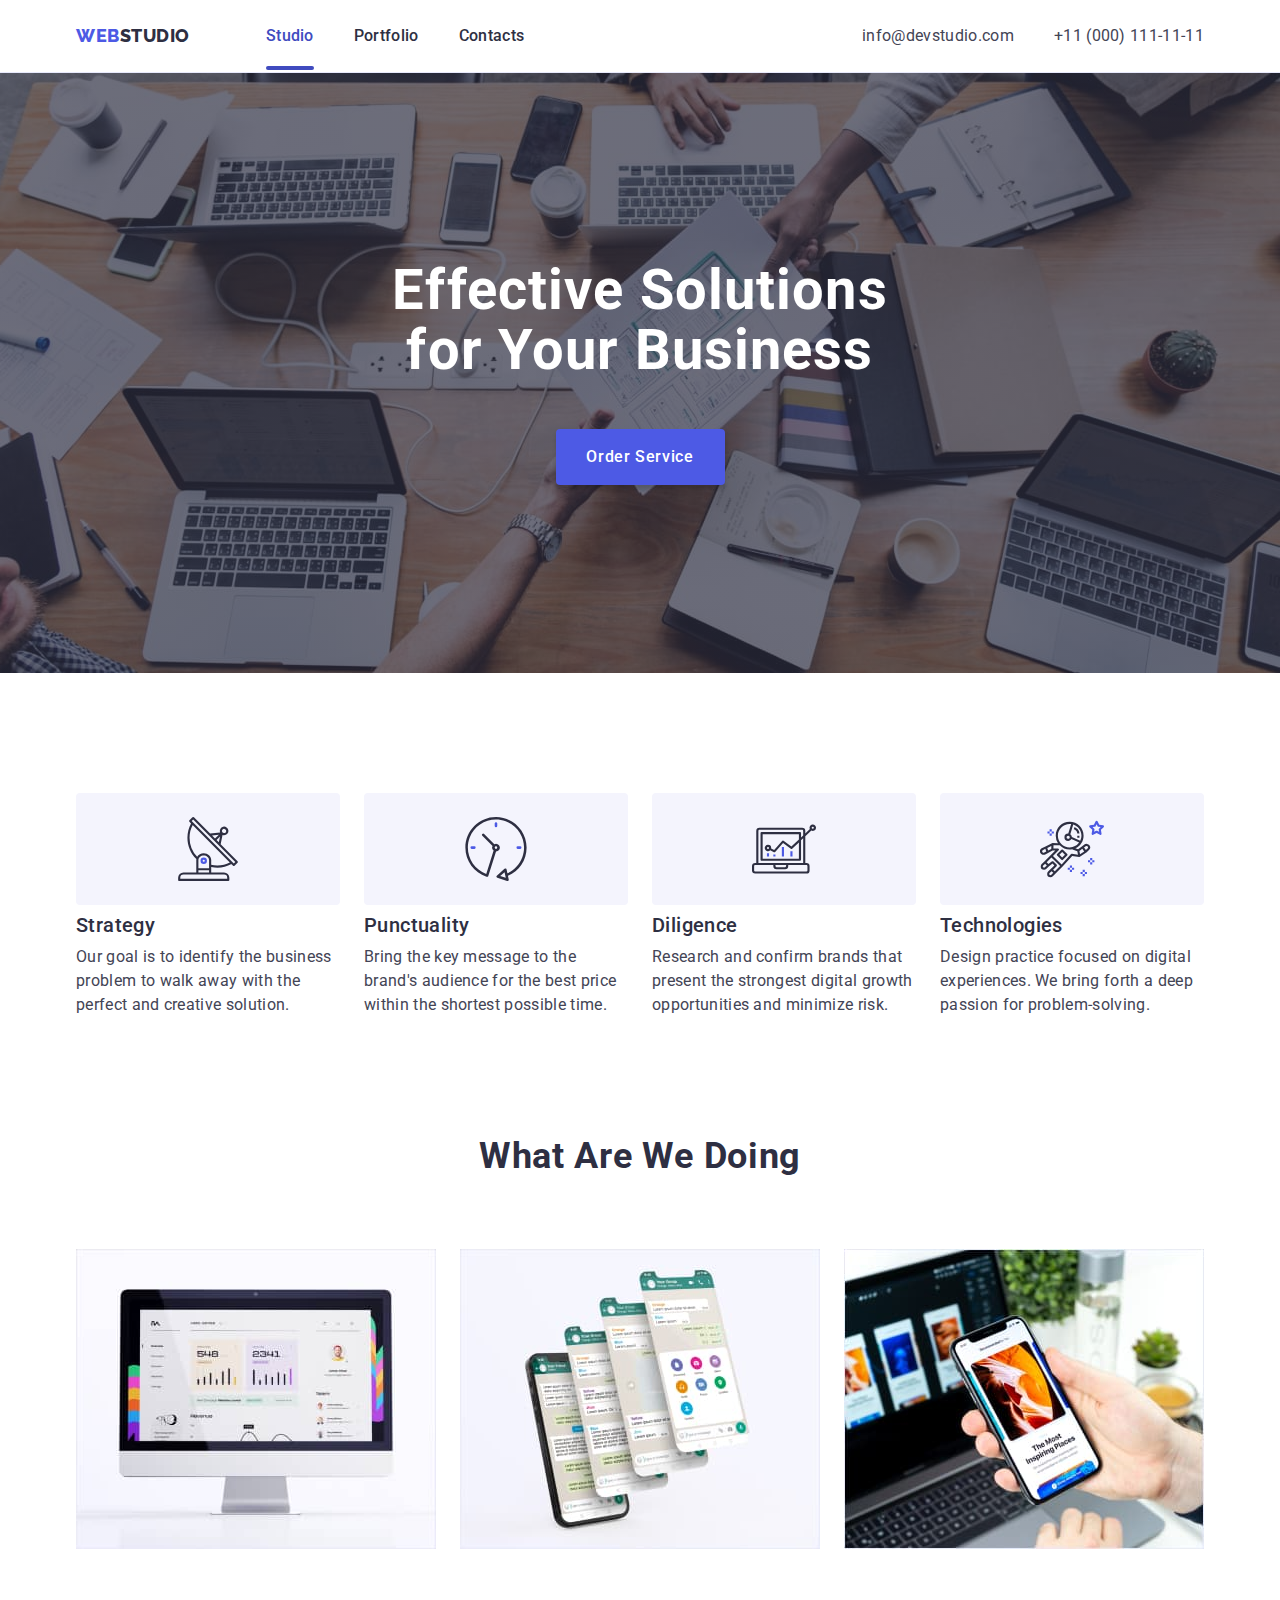
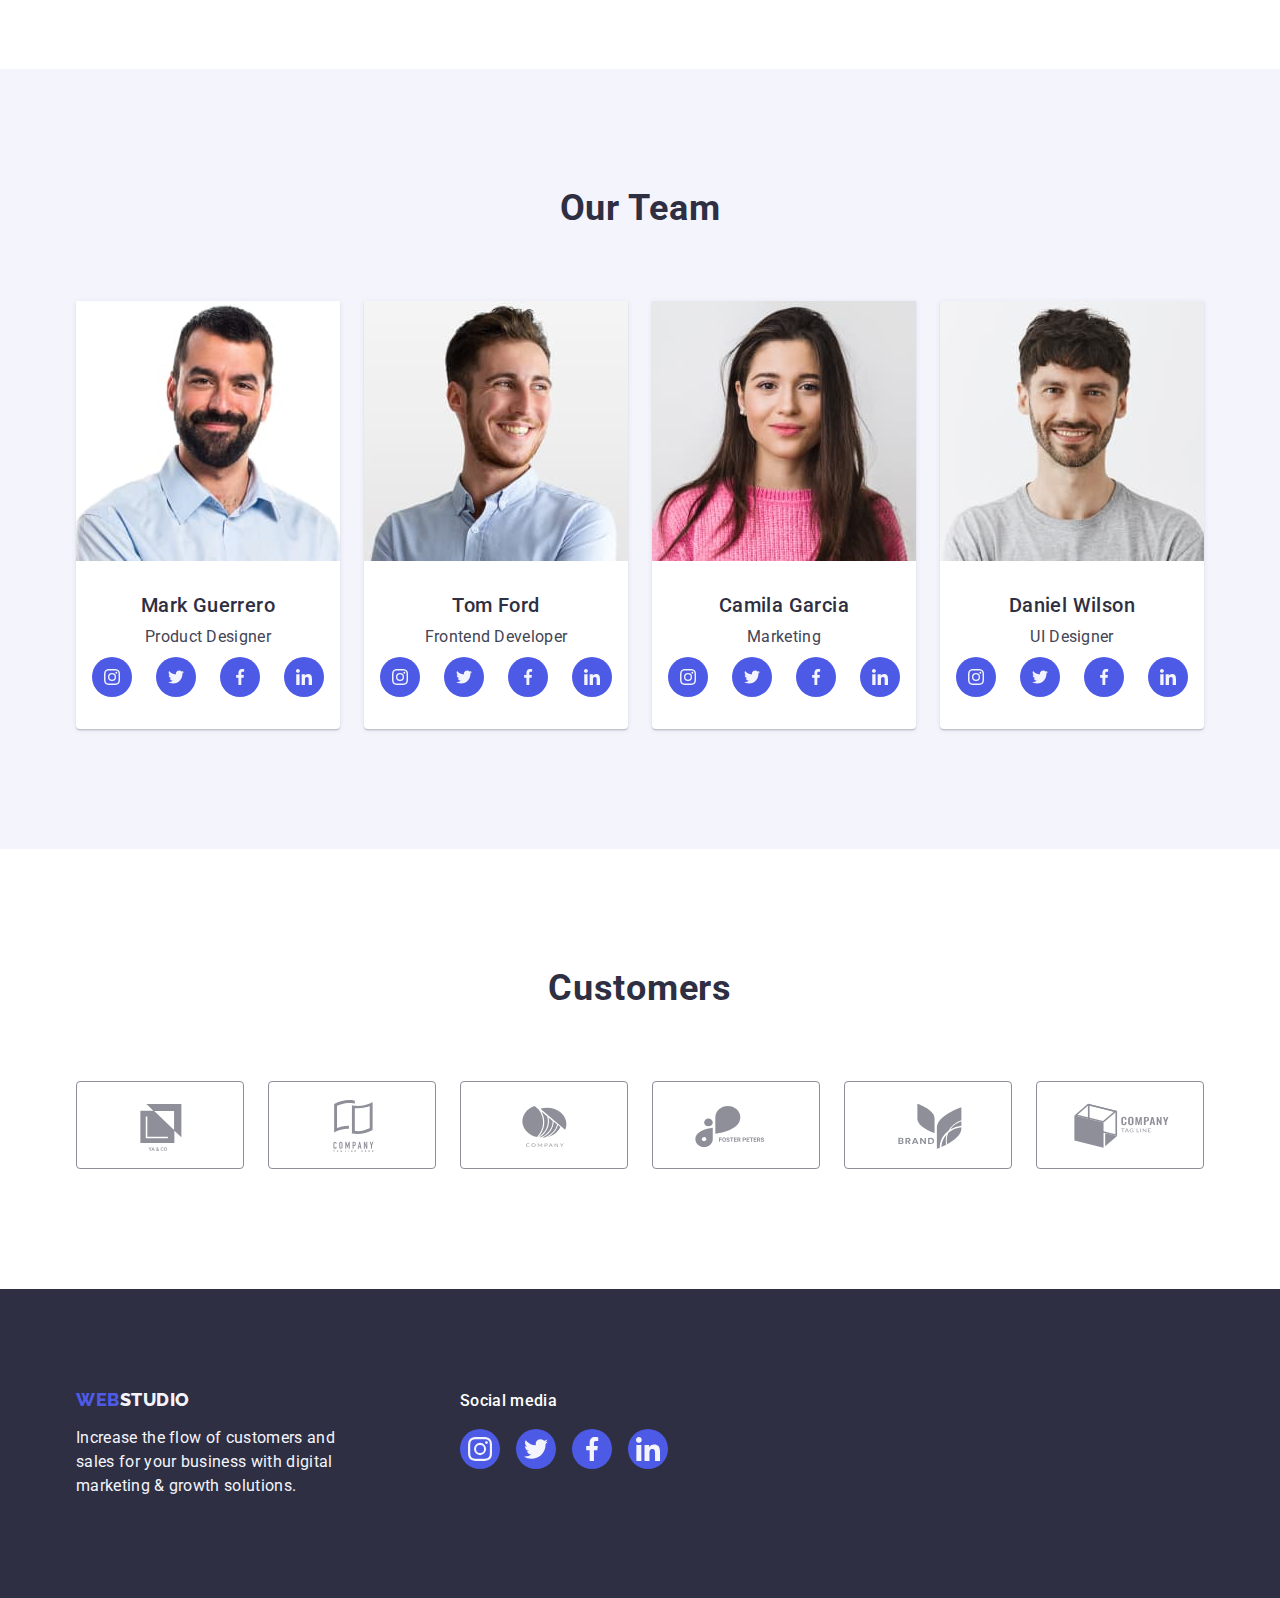
<file: index.html>
<!DOCTYPE html>
<html lang="en">

<head>
    <meta charset="UTF-8">
    <meta http-equiv="X-UA-Compatible" content="IE=edge">
    <meta name="viewport" content="width=device-width, initial-scale=1.0">
    <title>Document</title>
    <!-- google-fonts  -->
    <link rel="preconnect" href="https://fonts.googleapis.com">
    <link rel="preconnect" href="https://fonts.gstatic.com" crossorigin>
    <link href="https://fonts.googleapis.com/css2?family=Raleway:wght@800&family=Roboto:wght@400;500;700&display=swap"
        rel="stylesheet">
    <!-- normalize -->
    <link rel="stylesheet"
        href="https://cdnjs.cloudflare.com/ajax/libs/modern-normalize/1.1.0/modern-normalize.min.css">
    <link rel="stylesheet" href="css/styles.css">
</head>

<body>
    <header class="page-header">
        <div class="header-main container">
            <nav class="page-navigation">

                <!--  logo  -->
                <a class="logo link" href="./index.html">Web<span class="logo-studio logo-header">Studio</span></a>

                <!-- navigation -->
                <ul class="menu list">
                    <li class="menu-item">
                        <a class="menu-link current link" href="./index.html">Studio</a>
                    </li>
                    <li class="menu-item">
                        <a class="menu-link link" href="./portfolio.html">Portfolio</a>
                    </li>
                    <li class="menu-item">
                        <a class="menu-link link" href="">Contacts</a>
                    </li>
                </ul>
            </nav>

            <!-- contacts -->

            <address class="address">
                <ul class="address-box list">
                    <li class="address-item"><a class="address-link link"
                            href="mailto:info@devstudio.com">info@devstudio.com</a></li>
                    <li class="address-item"><a class="address-link link" href="tel:+110001111111">+11 (000)
                            111-11-11</a></li>
                </ul>
            </address>
        </div>
    </header>
    <main>
        <!-- hero section -->

        <section class="section-hero hero-image">
            <div class="container">
                <h1 class="hero-title">Effective Solutions
                    for Your Business</h1>
                <button data-modal-open class="modal-btn" type="button"><span class="button-text">Order
                        Service</span></button>
            </div>
        </section>

        <!-- possibilities -->
        <section class="section-possibilities">
            <div class="container">
                <h2 class="visually-hidden">possibilities</h2>
                <ul class="possibilities-list list">
                    <li class="possibilities-item">
                        <div class="possibilities-icons-holder">
                            <svg width="64" height="64" class="possibilities-icon">
                                <use href="./images/icons.svg#icon-antenna"></use>
                            </svg>
                        </div>
                        <h3 class="section-subtitle">Strategy</h3>
                        <p class="services-desc">
                            Our goal is to identify the business
                            problem to walk away with the perfect and creative solution.
                        </p>
                    </li>
                    <li class="possibilities-item">
                        <div class="possibilities-icons-holder">
                            <svg width="64" height="64" class="possibilities-icon">
                                <use href="./images/icons.svg#icon-clock"></use>
                            </svg>
                        </div>
                        <h3 class="section-subtitle">Punctuality</h3>
                        <p class="services-desc">
                            Bring the key message to the brand's audience for the best price within the shortest
                            possible
                            time.
                        </p>
                    </li>
                    <li class="possibilities-item">
                        <div class="possibilities-icons-holder">
                            <svg width="64" height="64" class="possibilities-icon">
                                <use href="./images/icons.svg#icon-diagram"></use>
                            </svg>
                        </div>
                        <h3 class="section-subtitle">Diligence</h3>
                        <p class="services-desc">
                            Research and confirm brands that present the strongest digital growth opportunities and
                            minimize
                            risk.
                        </p>
                    </li>
                    <li class="possibilities-item">
                        <div class="possibilities-icons-holder">
                            <svg width="64" height="64" class="possibilities-icon">
                                <use href="./images/icons.svg#icon-astronaut"></use>
                            </svg>
                        </div>
                        <h3 class="section-subtitle">Technologies</h3>
                        <p class="services-desc">
                            Design practice focused on digital experiences. We bring forth a deep passion for
                            problem-solving.
                        </p>
                    </li>
                </ul>
            </div>
        </section>

        <!-- What are we doing -->
        <section class="section-what-are-we-doing">
            <div class="container">
                <h2 class="section-title">What are we doing</h2>
                <ul class="what-are-we-doing-list list">
                    <li class="what-are-we-doing-item">
                        <img class="img" src="./images/img1what-are-we-doing.jpg" alt="What are we doing" width="360">
                    </li>
                    <li class="what-are-we-doing-item">
                        <img class="img" src="./images/img2what-are-we-doing.jpg" alt="What are we doing" width="360">
                    </li>
                    <li class="what-are-we-doing-item">
                        <img class="img" src="./images/img3what-are-we-doing.jpg" alt="What are we doing" width="360">
                    </li>
                </ul>
            </div>
        </section>

        <!-- our team -->
        <section class="section-our-team">
            <div class="container">
                <h2 class="section-title">Our Team</h2>
                <ul class="our-team-list list">
                    <li class="our-team-item">
                        <img class="img" src="./images/img1mark.jpg" alt="mark" width="264">
                        <div class="our-team-item-text">
                            <h3 class="section-subtitle">
                                Mark Guerrero

                            </h3>
                            <p class="professions-list">Product Designer</p>
                            <ul class="our-team-icons-list list">
                                <li class="our-team-icons-item">
                                    <a class="our-team-icons-link" href="">
                                        <svg width="16" height="16" class="our-team-icons">
                                            <use href="./images/icons.svg#icon-instagram"></use>
                                        </svg>
                                    </a>
                                </li>
                                <li class="our-team-icons-item">
                                    <a class="our-team-icons-link" href="">
                                        <svg width="16" height="16" class="our-team-icons">
                                            <use href="./images/icons.svg#icon-twitter"></use>
                                        </svg>
                                    </a>
                                </li>
                                <li class="our-team-icons-item">
                                    <a class="our-team-icons-link" href="">
                                        <svg width="16" height="16" class="our-team-icons">
                                            <use href="./images/icons.svg#icon-facebook"></use>
                                        </svg>
                                    </a>
                                </li>
                                <li class="our-team-icons-item">
                                    <a class="our-team-icons-link" href="">
                                        <svg width="16" height="16" class="our-team-icons">
                                            <use href="./images/icons.svg#icon-linkedin"></use>
                                        </svg>
                                    </a>
                                </li>

                            </ul>
                        </div>
                    </li>
                    <li class="our-team-item">
                        <img class="img" src="./images/img2tom.jpg" alt="tom" width="264">
                        <div class="our-team-item-text">
                            <h3 class="section-subtitle">
                                Tom Ford

                            </h3>
                            <p class="professions-list">Frontend Developer</p>
                            <ul class="our-team-icons-list list">
                                <li class="our-team-icons-item">
                                    <a class="our-team-icons-link" href="">
                                        <svg width="16" height="16" class="our-team-icons">
                                            <use href="./images/icons.svg#icon-instagram"></use>
                                        </svg>
                                    </a>
                                </li>
                                <li class="our-team-icons-item">
                                    <a class="our-team-icons-link" href="">
                                        <svg width="16" height="16" class="our-team-icons">
                                            <use href="./images/icons.svg#icon-twitter"></use>
                                        </svg>
                                    </a>
                                </li>
                                <li class="our-team-icons-item">
                                    <a class="our-team-icons-link" href="">
                                        <svg width="16" height="16" class="our-team-icons">
                                            <use href="./images/icons.svg#icon-facebook"></use>
                                        </svg>
                                    </a>
                                </li>
                                <li class="our-team-icons-item">
                                    <a class="our-team-icons-link" href="">
                                        <svg width="16" height="16" class="our-team-icons">
                                            <use href="./images/icons.svg#icon-linkedin"></use>
                                        </svg>
                                    </a>
                                </li>

                            </ul>
                        </div>
                    </li>
                    <li class="our-team-item">
                        <img class="img" src="./images/img3camila.jpg" alt="camila" width="264">
                        <div class="our-team-item-text">
                            <h3 class="section-subtitle">
                                Camila Garcia

                            </h3>
                            <p class="professions-list">Marketing</p>
                            <ul class="our-team-icons-list list">
                                <li class="our-team-icons-item">
                                    <a class="our-team-icons-link" href="">
                                        <svg width="16" height="16" class="our-team-icons">
                                            <use href="./images/icons.svg#icon-instagram"></use>
                                        </svg>
                                    </a>
                                </li>
                                <li class="our-team-icons-item">
                                    <a class="our-team-icons-link" href="">
                                        <svg width="16" height="16" class="our-team-icons">
                                            <use href="./images/icons.svg#icon-twitter"></use>
                                        </svg>
                                    </a>
                                </li>
                                <li class="our-team-icons-item">
                                    <a class="our-team-icons-link" href="">
                                        <svg width="16" height="16" class="our-team-icons">
                                            <use href="./images/icons.svg#icon-facebook"></use>
                                        </svg>
                                    </a>
                                </li>
                                <li class="our-team-icons-item">
                                    <a class="our-team-icons-link" href="">
                                        <svg width="16" height="16" class="our-team-icons">
                                            <use href="./images/icons.svg#icon-linkedin"></use>
                                        </svg>
                                    </a>
                                </li>

                            </ul>
                        </div>
                    </li>
                    <li class="our-team-item">
                        <img class="img" src="./images/img4daniel.jpg" alt="daniel" width="264">
                        <div class="our-team-item-text">
                            <h3 class="section-subtitle">
                                Daniel Wilson

                            </h3>
                            <p class="professions-list">UI Designer</p>
                            <ul class="our-team-icons-list list">
                                <li class="our-team-icons-item">
                                    <a class="our-team-icons-link" href="">
                                        <svg width="16" height="16" class="our-team-icons">
                                            <use href="./images/icons.svg#icon-instagram"></use>
                                        </svg>
                                    </a>
                                </li>
                                <li class="our-team-icons-item">
                                    <a class="our-team-icons-link" href="">
                                        <svg width="16" height="16" class="our-team-icons">
                                            <use href="./images/icons.svg#icon-twitter"></use>
                                        </svg>
                                    </a>
                                </li>
                                <li class="our-team-icons-item">
                                    <a class="our-team-icons-link" href="">
                                        <svg width="16" height="16" class="our-team-icons">
                                            <use href="./images/icons.svg#icon-facebook"></use>
                                        </svg>
                                    </a>
                                </li>
                                <li class="our-team-icons-item">
                                    <a class="our-team-icons-link" href="">
                                        <svg width="16" height="16" class="our-team-icons">
                                            <use href="./images/icons.svg#icon-linkedin"></use>
                                        </svg>
                                    </a>
                                </li>

                            </ul>
                        </div>
                    </li>
                </ul>
            </div>
        </section>

        <!-- customers  -->
        <section class="section-customers">
            <div class="container">
                <h2 class="customers section-title">Customers</h2>
                <ul class="customers-icons-list list">
                    <li class="customers-icons-item">
                        <a class="customers-icons-link" href="">
                            <svg width="104" height="56" class="customers-icon">
                                <use href="./images/icons.svg#icon-Logo1"></use>
                            </svg>
                        </a>
                    </li>
                    <li class="customers-icons-item">
                        <a class="customers-icons-link" href="">
                            <svg width="104" height="56" class="customers-icon">
                                <use href="./images/icons.svg#icon-Logo2"></use>
                            </svg>
                        </a>
                    </li>
                    <li class="customers-icons-item">
                        <a class="customers-icons-link" href="">
                            <svg width="104" height="56" class="customers-icon">
                                <use href="./images/icons.svg#icon-Logo3"></use>
                            </svg>
                        </a>
                    </li>
                    <li class="customers-icons-item">
                        <a class="customers-icons-link" href="">
                            <svg width="104" height="56" class="customers-icon">
                                <use href="./images/icons.svg#icon-Logo4"></use>
                            </svg>
                        </a>
                    </li>
                    <li class="customers-icons-item">
                        <a class="customers-icons-link" href="">
                            <svg width="104" height="56" class="customers-icon">
                                <use href="./images/icons.svg#icon-Logo5"></use>
                            </svg>
                        </a>
                    </li>
                    <li class="customers-icons-item">
                        <a class="customers-icons-link" href="">
                            <svg width="104" height="56" class="customers-icon">
                                <use href="./images/icons.svg#icon-Logo6"></use>
                            </svg>
                        </a>
                    </li>
                </ul>
            </div>
        </section>
    </main>

    <!-- footer -->
    <footer class="footer">
        <div class="footer-box container">
            <div class="footer-logo-box">
                <a class="logo link" href="./index.html">Web<span class="logo-studio">Studio</span></a>
                <p class="footer-text">
                    Increase the flow of customers and sales for your business with digital marketing & growth
                    solutions.
                </p>
            </div>
            <div class="footer-social-media">
                <p class="social-media-text">Social media</p>
                <ul class="social-media-list list">
                    <li class="social-media-item">
                        <a class="social-media-link" href="">
                            <svg width="24" height="24" class="social-media-icon">
                                <use href="./images/icons.svg#icon-instagram"></use>
                            </svg>
                        </a>
                    </li>
                    <li class="social-media-item">
                        <a class="social-media-link" href="">
                            <svg width="24" height="24" class="social-media-icon">
                                <use href="./images/icons.svg#icon-twitter"></use>
                            </svg>
                        </a>
                    </li>
                    <li class="social-media-item">
                        <a class="social-media-link" href="">
                            <svg width="24" height="24" class="social-media-icon">
                                <use href="./images/icons.svg#icon-facebook"></use>
                            </svg>
                        </a>
                    </li>
                    <li class="social-media-item">
                        <a class="social-media-link" href="">
                            <svg width="24" height="24" class="social-media-icon">
                                <use href="./images/icons.svg#icon-linkedin"></use>
                            </svg>
                        </a>
                    </li>
                </ul>
            </div>
        </div>
    </footer>
    <!-- madal-windov  -->

    <div data-modal class="backdrop is-hidden">
        <div class="modal">
            <button type="button" data-modal-close class="button-modal-close">
                <svg width="8" height="8" class="icon-modal-close">
                    <use href="./images/icons.svg#icon-close-black"></use>
                </svg>
            </button>
        </div>
    </div>
    <!-- JS  -->
    <script src="./js/modal.js"></script>
</body>

</html>
</file>
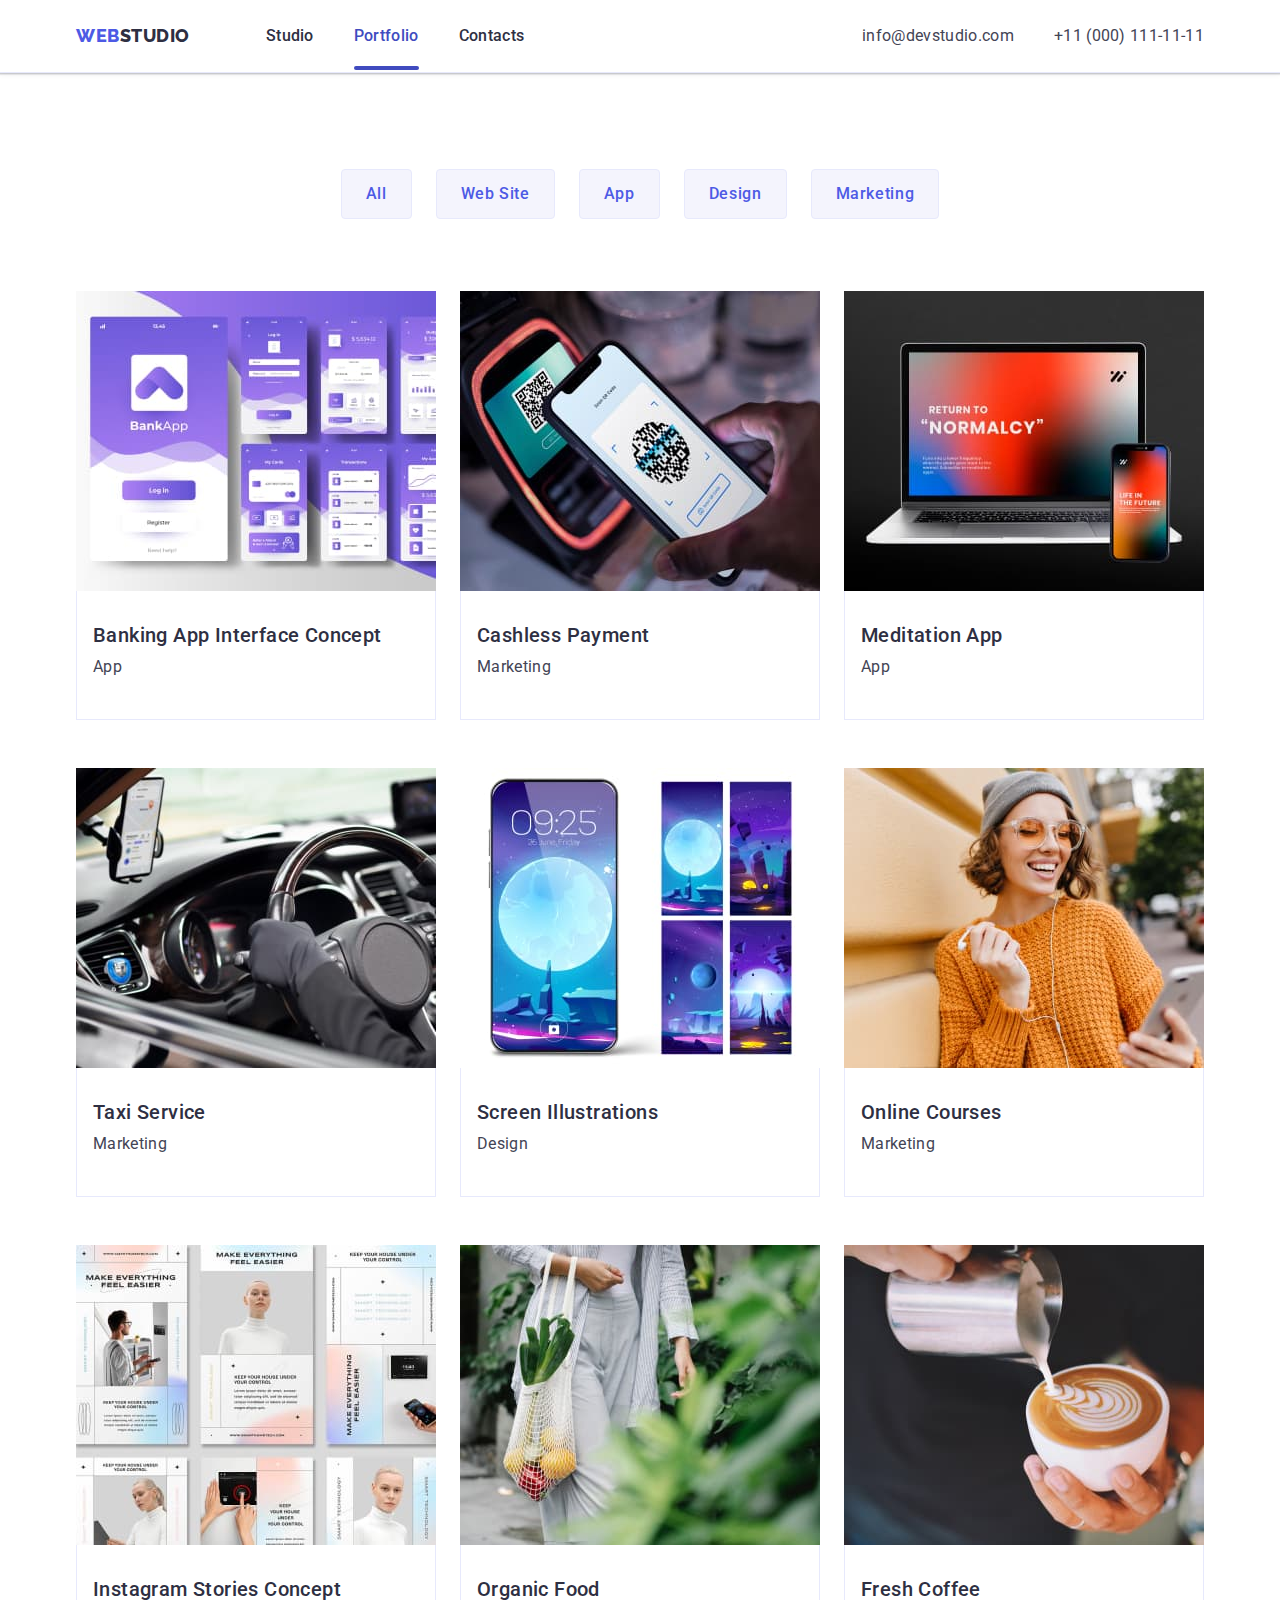
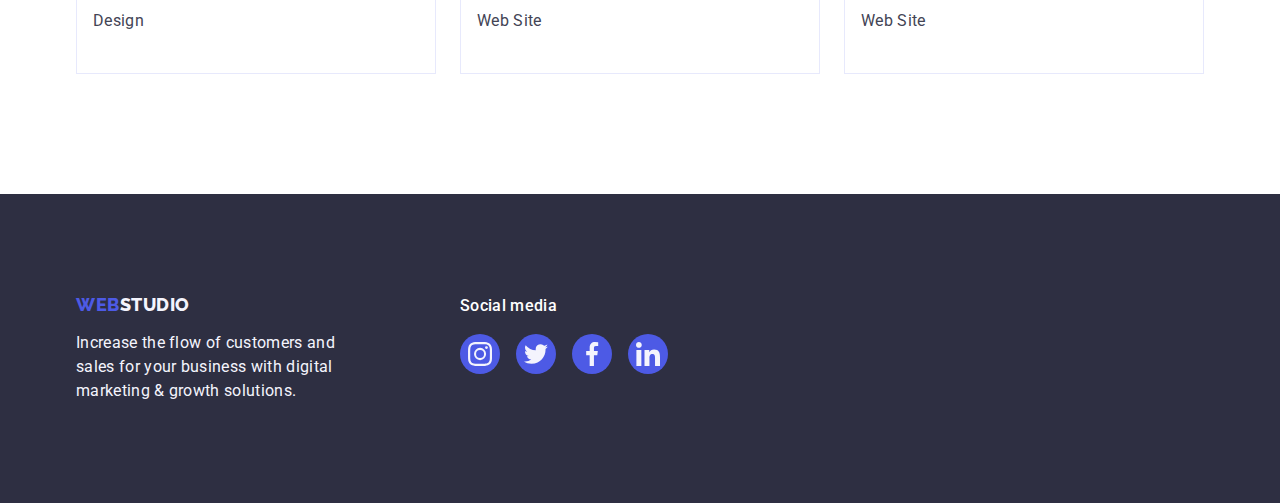
<file: portfolio.html>
<!DOCTYPE html>
<html lang="en">

<head>
    <meta charset="UTF-8">
    <meta http-equiv="X-UA-Compatible" content="IE=edge">
    <meta name="viewport" content="width=device-width, initial-scale=1.0">
    <title>Document</title>
    <!-- google-fonts  -->
    <link rel="preconnect" href="https://fonts.googleapis.com">
    <link rel="preconnect" href="https://fonts.gstatic.com" crossorigin>
    <link href="https://fonts.googleapis.com/css2?family=Raleway:wght@800&family=Roboto:wght@400;500;700&display=swap"
        rel="stylesheet">
    <!-- normalize -->
    <link rel="stylesheet"
        href="https://cdnjs.cloudflare.com/ajax/libs/modern-normalize/1.1.0/modern-normalize.min.css">
    <link rel="stylesheet" href="css/styles.css">
</head>

<body>
    <header class="page-header">
        <div class="header-main container">
            <nav class="page-navigation">

                <!--  logo  -->
                <a class="logo link" href="./index.html">Web<span class="logo-studio logo-header">Studio</span></a>

                <!-- navigation -->
                <ul class="menu list">
                    <li class="menu-item">
                        <a class="menu-link link" href="./index.html">Studio</a>
                    </li>
                    <li class="menu-item">
                        <a class="menu-link current link" href="./portfolio.html">Portfolio</a>
                    </li>
                    <li class="menu-item">
                        <a class="menu-link link" href="">Contacts</a>
                    </li>
                </ul>
            </nav>

            <!-- contacts -->

            <address class="address">
                <ul class="address-box list">
                    <li class="address-item"><a class="address-link link"
                            href="mailto:info@devstudio.com">info@devstudio.com</a></li>
                    <li class="address-item"><a class="address-link link" href="tel:+110001111111">+11 (000)
                            111-11-11</a></li>
                </ul>
            </address>
        </div>
    </header>
    <main>
        <section class="section-portfolio">
            <div class="container">
                <h1 class="visually-hidden">portfolio header</h1>

                <!-- filtr btn  -->

                <ul class="buttons-list list">
                    <li class="buttons-list-item">
                        <button class="button-item" type="button">All</button>
                    </li>
                    <li class="buttons-list-item">
                        <button class="button-item" type="button">Web Site</button>
                    </li>
                    <li class="buttons-list-item">
                        <button class="button-item" type="button">App</button>
                    </li>
                    <li class="buttons-list-item">
                        <button class="button-item" type="button">Design</button>
                    </li>
                    <li class="buttons-list-item">
                        <button class="button-item" type="button">Marketing</button>
                    </li>
                </ul>


                <!-- list projects -->
                <ul class="project-list list">
                    <li class="project-item">
                        <a class="project-link link" href="">
                            <div class="project-link-thumb">
                                <img class="img" src="./images/portfolio1.jpg" alt="App with Banking interface"
                                    width="360" />
                                <p class="project-item-overlay-text">14 Stylish and User-Friendly App Design
                                    Concepts · Task Manager App · Calorie Tracker App · Exotic Fruit Ecommerce App ·
                                    Cloud Storage App</p>

                            </div>
                            <div class="project-item-text">
                                <h2 class="section-title sample-photo">Banking App Interface Concept</h2>
                                <p class="professions-list">App</p>
                            </div>
                        </a>
                    </li>
                    <li class="project-item">
                        <a class="project-link link" href="">
                            <div class="project-link-thumb">
                                <img class="img" src="./images/portfolio2.jpg" alt="Pay by mobile" width="360" />

                                <p class="project-item-overlay-text">14 Stylish and User-Friendly App Design
                                    Concepts · Task Manager App · Calorie Tracker App · Exotic Fruit Ecommerce App ·
                                    Cloud Storage App</p>

                            </div>
                            <div class="project-item-text">
                                <h2 class="section-title sample-photo">Cashless Payment</h2>
                                <p class="professions-list">Marketing</p>
                            </div>
                        </a>
                    </li>
                    <li class="project-item">
                        <a class="project-link link" href="">
                            <div class="project-link-thumb">
                                <img class="img" src="./images/portfolio3.jpg" alt="Laptop with smartphone"
                                    width="360" />

                                <p class="project-item-overlay-text">14 Stylish and User-Friendly App Design
                                    Concepts · Task Manager App · Calorie Tracker App · Exotic Fruit Ecommerce App ·
                                    Cloud Storage App</p>

                            </div>
                            <div class="project-item-text">
                                <h2 class="section-title sample-photo">Meditation App</h2>
                                <p class="professions-list">App</p>
                            </div>
                        </a>
                    </li>
                    <li class="project-item">
                        <a class="project-link link" href="">
                            <div class="project-link-thumb">
                                <img class="img" src="./images/portfolio4.jpg" alt="Driver in the car" width="360" />

                                <p class="project-item-overlay-text">14 Stylish and User-Friendly App Design
                                    Concepts · Task Manager App · Calorie Tracker App · Exotic Fruit Ecommerce App ·
                                    Cloud Storage App</p>

                            </div>
                            <div class="project-item-text">
                                <h2 class="section-title sample-photo">Taxi Service</h2>
                                <p class="professions-list">Marketing</p>
                            </div>
                        </a>
                    </li>
                    <li class="project-item">
                        <a class="project-link link" href="">
                            <div class="project-link-thumb">
                                <img class="img" src="./images/portfolio5.jpg" alt="Another photo of mobile screen"
                                    width="360" />

                                <p class="project-item-overlay-text">14 Stylish and User-Friendly App Design
                                    Concepts · Task Manager App · Calorie Tracker App · Exotic Fruit Ecommerce App ·
                                    Cloud Storage App</p>

                            </div>
                            <div class="project-item-text">
                                <h2 class="section-title sample-photo">Screen Illustrations</h2>
                                <p class="professions-list">Design</p>
                            </div>
                        </a>
                    </li>
                    <li class="project-item">
                        <a class="project-link link" href="">
                            <div class="project-link-thumb">
                                <img class="img" src="./images/portfolio6.jpg" alt="Girl with smartphone, lough"
                                    width="360" />

                                <p class="project-item-overlay-text">14 Stylish and User-Friendly App Design
                                    Concepts · Task Manager App · Calorie Tracker App · Exotic Fruit Ecommerce App ·
                                    Cloud Storage App</p>

                            </div>
                            <div class="project-item-text">
                                <h2 class="section-title sample-photo">Online Courses</h2>
                                <p class="professions-list">Marketing</p>
                            </div>
                        </a>
                    </li>
                    <li class="project-item">
                        <a class="project-link link" href="">
                            <div class="project-link-thumb">
                                <img class="img" src="./images/portfolio7.jpg"
                                    alt="many different screens of mobile app" width="360" />

                                <p class="project-item-overlay-text">14 Stylish and User-Friendly App Design
                                    Concepts · Task Manager App · Calorie Tracker App · Exotic Fruit Ecommerce App ·
                                    Cloud Storage App</p>

                            </div>
                            <div class="project-item-text">
                                <h2 class="section-title sample-photo">Instagram Stories Concept</h2>
                                <p class="professions-list">Design</p>
                            </div>
                        </a>
                    </li>
                    <li class="project-item">
                        <a class="project-link link" href="">
                            <div class="project-link-thumb">
                                <img class="img" src="./images/portfolio8.jpg" alt="girl with bag" width="360" />

                                <p class="project-item-overlay-text">14 Stylish and User-Friendly App Design
                                    Concepts · Task Manager App · Calorie Tracker App · Exotic Fruit Ecommerce App ·
                                    Cloud Storage App</p>

                            </div>
                            <div class="project-item-text">
                                <h2 class="section-title sample-photo">Organic Food</h2>
                                <p class="professions-list">Web Site</p>
                            </div>
                        </a>
                    </li>
                    <li class="project-item">
                        <a class="project-link link" href="">
                            <div class="project-link-thumb">
                                <img class="img" src="./images/portfolio9.jpg" alt="cup of coffe" width="360" />

                                <p class="project-item-overlay-text">14 Stylish and User-Friendly App Design
                                    Concepts · Task Manager App · Calorie Tracker App · Exotic Fruit Ecommerce App ·
                                    Cloud Storage App</p>

                            </div>
                            <div class="project-item-text">
                                <h2 class="section-title sample-photo">Fresh Coffee</h2>
                                <p class="professions-list">Web Site</p>
                            </div>
                        </a>
                    </li>
                </ul>
            </div>

        </section>

    </main>
    <!-- footer -->
    <footer class="footer">
        <div class="footer-box container">
            <div class="footer-logo-box">
                <a class="logo link" href="./index.html">Web<span class="logo-studio">Studio</span></a>
                <p class="footer-text">
                    Increase the flow of customers and sales for your business with digital marketing & growth
                    solutions.
                </p>
            </div>
            <div class="footer-social-media">
                <p class="social-media-text">Social media</p>
                <ul class="social-media-list list">
                    <li class="social-media-item">
                        <a class="social-media-link" href="">
                            <svg width="24" height="24" class="social-media-icon">
                                <use href="./images/icons.svg#icon-instagram"></use>
                            </svg>
                        </a>
                    </li>
                    <li class="social-media-item">
                        <a class="social-media-link" href="">
                            <svg width="24" height="24" class="social-media-icon">
                                <use href="./images/icons.svg#icon-twitter"></use>
                            </svg>
                        </a>
                    </li>
                    <li class="social-media-item">
                        <a class="social-media-link" href="">
                            <svg width="24" height="24" class="social-media-icon">
                                <use href="./images/icons.svg#icon-facebook"></use>
                            </svg>
                        </a>
                    </li>
                    <li class="social-media-item">
                        <a class="social-media-link" href="">
                            <svg width="24" height="24" class="social-media-icon">
                                <use href="./images/icons.svg#icon-linkedin"></use>
                            </svg>
                        </a>
                    </li>
                </ul>
            </div>
        </div>
    </footer>
</body>

</html>
</file>
<file: css/styles.css>
:root {
  /* background color */
  --background-color: #ffffff;
  --background-hero-color: #2e2f42;
  --background-footer-color: #2e2f42;

  /* link and buttons color */
  --logo-color: #4d5ae5;
  --logo-studio-color: #f4f4fd;
  --logo-header-color: #2e2f42;
  --linkhover-color: #404bbf;
  --button-normal-color: #4d5ae5;
  --button-hover-color: #404bbf;
  --customers-icons: #8e8f99;
  --customers-hover-icons: #404bbf;
  --our-team-icons: #f4f4fd;
  --button-borde: #e7e9fc;

  /* text color */
  --footer-text-color: #f4f4fd;
  --section-title-color: #2e2f42;
  --section-subtitle-color: #2e2f42;
  --services-desc-color: #434455;
  --nav-color: #2e2f42;
  --address-text-color: #434455;
  /* logo color */
  --primary-font: 'Roboto', 'sans-serif';
}

/*==========================global styles===========================*/
body {
  font-family: 'Roboto', sans-serif;
  color: #434455;
  background-color: var(--background-color);
}

.list {
  list-style: none;
}

.link {
  text-decoration: none;
}

h1,
h2,
h3,
h4,
h5,
h6,
p,
ul {
  margin: 0;
  padding: 0;
}

.container {
  width: 1158px;
  margin: 0 auto;
  padding-left: 15px;
  padding-right: 15px;
}

.section-title {
  font-weight: 700;
  font-size: 36px;
  line-height: 1.11;
  text-align: center;
  letter-spacing: 0.02em;
  text-transform: capitalize;
  color: var(--section-title-color);

  margin-bottom: 72px;
}

.section-subtitle {
  font-weight: 500;
  font-size: 20px;
  line-height: 24px;
  letter-spacing: 0.02em;
  color: var(--section-subtitle-color);

  margin-bottom: 8px;
}

.visually-hidden {
  position: absolute;
  width: 1px;
  height: 1px;
  margin: -1px;
  border: 0;
  padding: 0;

  white-space: nowrap;
  clip-path: inset(100%);
  clip: rect(0 0 0 0);
  overflow: hidden;
}

.img {
  display: block;
}

/* =============header================== */
.page-header {
  border-bottom: 1px solid #e7e9fc;
  box-shadow: 0px 2px 1px rgba(46, 47, 66, 0.08), 0px 1px 1px rgba(46, 47, 66, 0.16),
    0px 1px 6px rgba(46, 47, 66, 0.08);
}
/* logo */
.logo {
  font-family: 'Raleway', sans-serif;
  font-weight: 800;
  font-size: 18px;
  line-height: 1.17;
  display: flex;
  align-items: center;
  letter-spacing: 0.03em;
  text-transform: uppercase;
  color: var(--logo-color);
  margin-right: 76px;
}
.logo-studio {
  font-family: 'Raleway', sans-serif;
  color: var(--logo-studio-color);
}

.logo-header {
  color: var(--logo-header-color);
}

.header-main {
  display: flex;
  justify-content: space-between;
  align-items: center;
}
.page-navigation {
  display: flex;
  margin-right: auto;
  align-items: center;
}
.menu {
  display: flex;
}
.menu-item {
  margin-right: 40px;
  padding-top: 24px;
  padding-bottom: 24px;
}

.menu-item:nth-last-child(-n + 1) {
  margin-right: 0;
}

.menu-link {
  position: relative;
  padding: 24px 0;
  font-weight: 500;
  font-size: 16px;
  line-height: 1.5;
  letter-spacing: 0.02em;
  color: var(--nav-color);

  transition: color 250ms cubic-bezier(0.4, 0, 0.2, 1);
}
.current.menu-link {
  color: var(--button-hover-color);
}

.current.menu-link::after {
  position: absolute;
  left: 0;
  bottom: -1px;

  display: block;
  content: '';
  width: 100%;
  height: 4px;

  background-color: var(--button-hover-color);
  border-radius: 2px;
}

/* contacts  */
.address {
  font-style: normal;
  font-size: 16px;
  line-height: 1.5;
  letter-spacing: 0.02em;
}
.address-box {
  display: flex;
}
.address-item {
  margin-right: 40px;
}
.address-item:nth-last-child(-n + 1) {
  margin-right: 0;
}

.address-link {
  color: var(--address-text-color);

  transition: color 250ms cubic-bezier(0.4, 0, 0.2, 1);
}

/* ==============footer ======================*/
.footer {
  font-family: 'Raleway', sans-serif;
  font-weight: 400;
  font-size: 16px;
  line-height: 1.5px;
  letter-spacing: 0.02em;
  color: var(--footer-text-color);
  background-color: var(--background-footer-color);
  padding: 100px 0;
}

.footer-box {
  display: flex;
  align-items: baseline;
}

.footer-logo-box {
  margin-right: 120px;
}

.footer .logo {
  display: inline-block;
  margin-bottom: 16px;
}

.footer-text {
  font-family: 'Roboto', sans-serif;
  width: 264px;
  line-height: 1.5;
}

.social-media-text {
  font-family: 'Roboto', sans-serif;
  font-weight: 500;
  font-size: 16px;
  line-height: 1.5;
  letter-spacing: 0.02em;
  color: var(--background-color);
  margin-bottom: 16px;
}

.social-media-list {
  display: flex;
  gap: 16px;
  justify-content: center;
}

.social-media-item {
  width: 40px;
  height: 40px;
}

.social-media-link {
  display: flex;
  width: 100%;
  height: 100%;
  align-items: center;
  justify-content: center;
  background-color: var(--button-normal-color);
  border-radius: 50%;

  transition: background-color 250ms cubic-bezier(0.4, 0, 0.2, 1);
}

.social-media-link:hover,
.social-media-link:focus {
  background-color: #31d0aa;
}

.social-media-icon {
  fill: var(--footer-text-color);
}

/*============================ hover-focus=================== */

.address-link:hover,
.address-link:focus {
  color: #404bbf;
}

.menu-link:hover,
.menu-link:focus {
  color: #404bbf;
}

.modal-btn:hover,
.modal-btn:focus {
  background-color: #404bbf;
}

.our-team-icons-link:hover,
.our-team-icons-link:focus {
  background-color: var(--button-hover-color);
}

/* =====================index.html-page======================== */
/* ===============hero=================*/
.section-hero {
  padding-top: 188px;
  padding-bottom: 188px;
  text-align: center;
}

.hero-image {
  max-width: 1440px;
  height: 600px;
  margin-right: auto;
  margin-left: auto;
  background-color: var(--background-hero-color);
  background-image: linear-gradient(rgba(46, 47, 66, 0.7), rgba(46, 47, 66, 0.7)),
    url(../images/people-office.jpg);
  background-repeat: no-repeat;
  background-position: center;
  background-size: cover;
}

.hero-title {
  font-weight: 700;
  font-size: 56px;
  line-height: 1.07;
  letter-spacing: 0.02em;
  color: #ffffff;

  display: block;
  margin-right: auto;
  margin-left: auto;
  margin-bottom: 48px;
  max-width: 496px;
}

.modal-btn {
  display: block;
  margin-right: auto;
  margin-left: auto;
  padding-top: 16px;
  padding-bottom: 16px;
  border: none;

  font-family: 'Roboto', sans-serif;
  font-weight: 500;
  font-size: 16px;
  line-height: 1.5;
  letter-spacing: 0.04em;
  color: #ffffff;
  min-width: 169px;
  height: 56px;
  background: var(--button-normal-color);
  box-shadow: 0px 4px 4px rgba(0, 0, 0, 0.15);
  border-radius: 4px;
  cursor: pointer;

  transition: background-color 250ms cubic-bezier(0.4, 0, 0.2, 1);
}

/*================ possibilities================*/

.section-possibilities {
  padding: 120px 0;
}
.possibilities-list {
  display: flex;
  margin-left: auto;
  margin-right: auto;
}

.possibilities-item {
  width: calc((100% - 72px) / 4);
  margin-right: 24px;
}

.possibilities-item:nth-last-child(-n + 1) {
  margin-right: 0;
}

.possibilities-icons-holder {
  margin-bottom: 8px;
  display: flex;
  width: 264px;
  height: 112px;
  align-items: center;
  justify-content: center;
  background-color: var(--footer-text-color);
  border-radius: 4px;
}

.services-desc {
  font-size: 16px;
  line-height: 24px;
  letter-spacing: 0.02em;
  color: var(--services-desc-color);
}

/*============What-are-we-doing=============*/
.section-what-are-we-doing {
  padding-bottom: 120px;
}

.what-are-we-doing-list {
  display: flex;
  margin-left: auto;
  margin-bottom: auto;
}
.what-are-we-doing-item {
  margin-right: 24px;
  width: calc((100% - 1px) / 3);
}

.what-are-we-doing-item:nth-last-child(-n + 1) {
  margin-right: 0;
}

/* ==============our team ===================*/
.section-our-team {
  padding: 120px 0;
  background-color: #f4f4fd;
}

.our-team-list {
  display: flex;
}

.our-team-item {
  margin-right: 24px;
  width: 264px;
  border-radius: 0px 0px 4px 4px;
  background-color: var(--background-color);
  box-shadow: 0px 1px 6px rgba(46, 47, 66, 0.08), 0px 1px 1px rgba(46, 47, 66, 0.16),
    0px 2px 1px rgba(46, 47, 66, 0.08);
}

.our-team-item:nth-last-child(-n + 1) {
  margin-right: 0;
}

.our-team-item-text {
  padding-top: 32px;
  padding-bottom: 32px;
  text-align: center;
}

.professions-list {
  font-size: 16px;
  line-height: 24px;
  text-align: center;
  letter-spacing: 0.02em;
  color: #434455;
  margin-bottom: 8px;
}

.our-team-icons-list {
  display: flex;
  gap: 24px;
  justify-content: center;
}

.our-team-icons-item {
  width: 40px;
  height: 40px;
}

.our-team-icons-link {
  display: flex;
  width: 100%;
  height: 100%;
  justify-content: center;
  align-items: center;
  border-radius: 50%;
  background-color: var(--button-normal-color);
  transition: background-color 250ms cubic-bezier(0.4, 0, 0.2, 1);
}

.our-team-icons {
  fill: var(--our-team-icons);
}

/*=================customers=================*/

.section-customers {
  padding-top: 120px;
  padding-bottom: 120px;
}

.customers.section-title {
  line-height: 1.1;
}

.customers-icons-list {
  display: flex;
  gap: 24px;
}

.customers-icons-item {
  height: 88px;
  width: calc((100% - 120px) / 6);
}

.customers-icons-link {
  display: flex;
  width: 100%;
  height: 100%;
  align-items: center;
  justify-content: center;
  border: 1px solid var(--customers-icons);
  color: var(--customers-icons);
  border-radius: 4px;

  transition: border-color 250ms cubic-bezier(0.4, 0, 0.2, 1),
    color 250ms cubic-bezier(0.4, 0, 0.2, 1);
}

.customers-icons-link:hover,
.customers-icons-link:focus {
  border-color: var(--customers-hover-icons);
  color: var(--customers-hover-icons);
}

.customers-icon {
  fill: currentColor;
}
/* 2222222222 portfolio page 22222222222222  */

.section-portfolio {
  padding: 96px 0 120px;
}

.buttons-list {
  display: flex;
  justify-content: center;
  margin-bottom: 72px;
}

.buttons-list-item {
  margin-right: 24px;
}

.buttons-list-item:last-child {
  margin-right: 0;
}

.button-item {
  padding: 12px 24px 12px 24px;
  border-radius: 4px;
  border: 1px solid var(--button-borde);
  align-items: center;
}

.button-item {
  font-family: 'Roboto', sans-serif;
  font-weight: 500;
  font-size: 16px;
  line-height: 1.5;
  letter-spacing: 0.04em;
  color: var(--button-normal-color);
  background-color: var(--footer-text-color);
  cursor: pointer;

  transition: color 250ms cubic-bezier(0.4, 0, 0.2, 1),
    background-color 250ms cubic-bezier(0.4, 0, 0.2, 1),
    border-color 250ms cubic-bezier(0.4, 0, 0.2, 1), box-shadow 250ms cubic-bezier(0.4, 0, 0.2, 1);
}

.button-item:hover,
.button-item:focus {
  background-color: var(--button-hover-color);
  color: #ffffff;
  border: 1px solid transparent;
  box-shadow: 0px 3px 1px rgba(0, 0, 0, 0.1), 0px 2px 1px rgba(0, 0, 0, 0.08),
    0px 2px 2px rgba(0, 0, 0, 0.12);
}
/* ==================list projects=================  */

.project-list {
  display: flex;
  flex-wrap: wrap;
}
.project-item {
  margin-right: 24px;
  margin-bottom: 48px;
  flex-basis: calc((100% - 48px) / 3);
}
.project-item:nth-child(3n + 3) {
  margin-right: 0;
}
.project-item:nth-last-child(-n + 3) {
  margin-bottom: 0;
}

.project-link {
  display: block;
  transition: box-shadow 250ms cubic-bezier(0.4, 0, 0.2, 1);
}

.project-link:hover,
.project-link:focus {
  box-shadow: 0px 1px 6px rgba(46, 47, 66, 0.08), 0px 1px 1px rgba(46, 47, 66, 0.16),
    0px 2px 1px rgba(46, 47, 66, 0.08);
}

.project-item-text {
  padding: 32px 16px;
  border-bottom: 1px solid var(--button-borde);
  border-left: 1px solid var(--button-borde);
  border-right: 1px solid var(--button-borde);
}
.project-item .section-title {
  margin-bottom: 8px;
}

.sample-photo {
  font-weight: 500;
  font-size: 20px;
  line-height: 1.2;
}
.project-item .professions-list,
.project-item .section-title {
  text-align: left;
}

/*=========overlay========*/

.project-link-thumb {
  position: relative;
  overflow: hidden;
}

.project-item-overlay-text {
  font-style: normal;
  font-weight: 400;
  font-size: 16px;
  line-height: 1.5;
  letter-spacing: 0.02em;
  color: #f4f4fd;

  position: absolute;
  top: 0;
  left: 0;
  width: 100%;
  height: 100%;
  padding: 40px 32px;

  background-color: var(--button-normal-color);

  transform: translateY(100%);
  transition: transform 250ms cubic-bezier(0.4, 0, 0.2, 1);
}

.project-link:hover .project-item-overlay-text,
.project-link:focus .project-item-overlay-text {
  transform: translateY(0%);
}

/*==============modal-windov========== */

.backdrop {
  position: fixed;
  top: 0;
  left: 0;

  width: 100%;
  height: 100%;
  background-color: rgba(46, 47, 66, 0.4);
  transition: opacity 250ms cubic-bezier(0.4, 0, 0.2, 1),
    visibility 250ms cubic-bezier(0.4, 0, 0.2, 1);
}

.backdrop.is-hidden {
  opacity: 0;
  visibility: hidden;
  pointer-events: none;
}

.modal {
  position: absolute;
  top: 50%;
  left: 50%;
  transform: translate(-50%, -50%);
  width: 408px;
  min-height: 576px;
  height: 584px;
  background-color: #fcfcfc;
  border-radius: 4px;

  transition: transform 250ms cubic-bezier(0.4, 0, 0.2, 1);

  box-shadow: 0px 1px 1px rgba(0, 0, 0, 0.14), 0px 1px 3px rgba(0, 0, 0, 0.12),
    0px 2px 1px rgba(0, 0, 0, 0.2);
}

.button-modal-close {
  position: absolute;
  right: 24px;
  top: 24px;

  width: 24px;
  height: 24px;
  border-radius: 50%;
  display: flex;
  align-items: center;
  justify-content: center;
  background-color: var(--button-borde);
  border: 1px solid rgba(0, 0, 0, 0.1);
  padding: 0;

  cursor: pointer;

  transition: background-color 250ms cubic-bezier(0.4, 0, 0.2, 1),
    border 250ms cubic-bezier(0.4, 0, 0.2, 1);
}

.button-modal-close:hover,
.button-modal-close:focus {
  background-color: var(--button-hover-color);
  border: none;
}

.icon-modal-close {
  fill: #2e2f42;

  transition: fill 250ms cubic-bezier(0.4, 0, 0.2, 1);
}

.button-modal-close:hover .icon-modal-close,
.button-modal-close:focus .icon-modal-close {
  fill: #ffffff;
}
</file>
